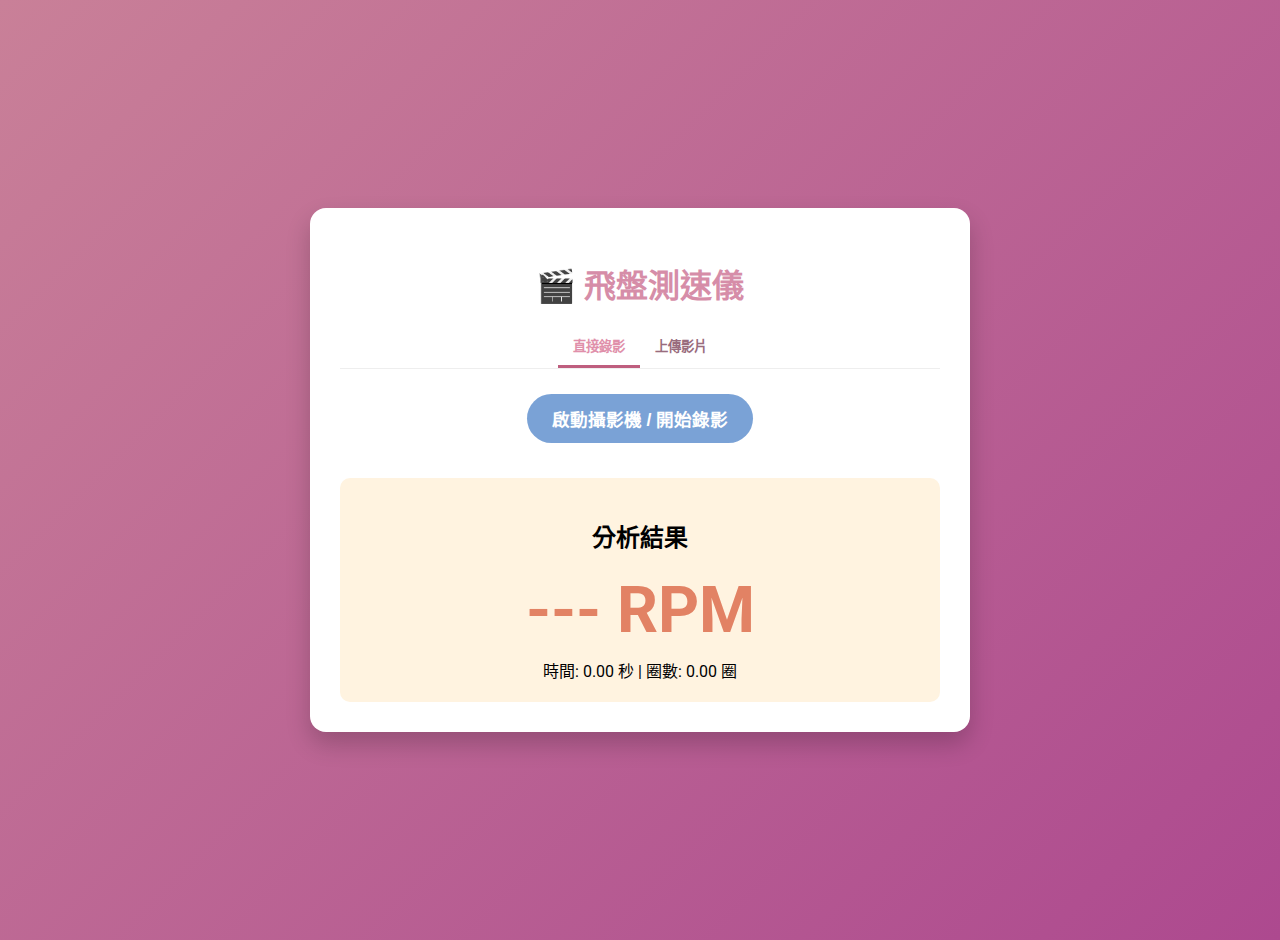
<file: index.html>
<!DOCTYPE html>
<html lang="zh-TW">

<head>
    <meta charset="UTF-8">
    <meta name="viewport" content="width=device-width, initial-scale=1.0">
    <title>飛盤測速：錄影與分析</title>
    <link href="https://fonts.googleapis.com/css2?family=Roboto:wght@400;700&display=swap" rel="stylesheet">
    <style>
        /* --- App 視覺風格 (粉色漸層主題) --- */
        body {
            font-family: 'Roboto', sans-serif;
            margin: 0;
            background: linear-gradient(135deg, #c98098 0%, #ad498f 100%);
            display: flex;
            justify-content: center;
            align-items: center;
            min-height: 100vh;
            padding: 20px;
        }

        .app-card {
            background-color: white;
            width: 100%;
            max-width: 600px;
            /* 增加寬度以容納影片預覽 */
            border-radius: 16px;
            box-shadow: 0 12px 24px rgba(0, 0, 0, 0.2);
            padding: 30px;
            text-align: center;
        }

        h1 {
            color: #d68da8;
            margin-bottom: 20px;
        }

        /* 錄影與上傳 Tab 切換 */
        .tab-controls {
            display: flex;
            justify-content: center;
            margin-bottom: 20px;
            border-bottom: 1px solid #eee;
        }

        .tab-button {
            padding: 10px 15px;
            cursor: pointer;
            font-weight: 700;
            color: #996c7d;
            border: none;
            background: transparent;
            transition: background-color 0.3s;
            border-bottom: 3px solid transparent;
        }

        .tab-button.active {
            color: #e08faa;
            border-bottom: 3px solid #be5e7e;
        }

        /* 影片預覽區 */
        #videoPreview {
            width: 100%;
            max-height: 300px;
            background-color: #333;
            border-radius: 8px;
            display: none;
            /* 預設隱藏 */
            margin-bottom: 15px;
        }

        /* 錄影控制按鈕 */
        .recorder-controls button {
            padding: 10px 20px;
            margin: 5px;
            border: none;
            border-radius: 50px;
            font-weight: 700;
            cursor: pointer;
            transition: background-color 0.3s;
        }

        /* 錄影模式 */
        #startRecord {
            background-color: #7aa2d6;
            /* 綠色 */
            color: white;
            padding: 12px 25px;
            border: none;
            border-radius: 50px;
            font-size: 1.1em;
            font-weight: 700;
        }

        #stopRecord {
            background-color: #da5c53;
            /* 紅色 */
            color: white;
            display: none;
        }

        /* 檔案上傳模擬區塊 */
        .upload-section {
            border: 2px dashed #FFCDD2;
            padding: 20px;
            border-radius: 10px;
            cursor: pointer;
            margin-bottom: 20px;
        }

        /* 開始分析上傳影片 */
        .analysis-button {
            background-color: #7aa2d6;
            color: white;
            padding: 12px 25px;
            border: none;
            border-radius: 50px;
            font-size: 1.1em;
            font-weight: 700;
            cursor: pointer;
            margin-top: 15px;
            box-shadow: 0 4px 8px rgba(0, 0, 0, 0.1);
        }

        /* 結果顯示 */
        .result-display {
            padding: 20px;
            background-color: #FFF3E0;
            border-radius: 10px;
            margin-top: 30px;
        }

        #resultRPM {
            font-size: 4em;
            font-weight: 700;
            color: #e28264;
            margin: 10px 0;
        }
    </style>
</head>

<body>

    <div class="app-card">
        <h1>🎬 飛盤測速儀</h1>

        <div class="tab-controls">
            <button class="tab-button active" onclick="showTab('record')">直接錄影</button>
            <button class="tab-button" onclick="showTab('upload')">上傳影片</button>
        </div>

        <div id="recordTab" class="tab-content">
            <video id="videoPreview" autoplay playsinline muted></video>

            <div class="recorder-controls">
                <button id="startRecord" onclick="startRecording()">啟動攝影機 / 開始錄影</button>
                <button id="stopRecord" onclick="stopRecording()">停止錄影</button>
            </div>

            <button class="analysis-button" id="recordAnalysisButton" style="display: none;"
                onclick="startAnalysis()">分析錄製影片 (模擬)</button>
        </div>

        <div id="uploadTab" class="tab-content" style="display: none;">
            <div class="upload-section" onclick="document.getElementById('videoFile').click()">
                <input type="file" id="videoFile" accept="video/mp4" style="display: none;">
                <span id="uploadText">點擊此處選擇影片 (.mp4)</span>
            </div>
            <button class="analysis-button" onclick="startAnalysis()">開始分析上傳影片</button>
        </div>

        <div class="result-display">
            <h2>分析結果</h2>
            <div id="resultRPM">--- RPM</div>
            <div class="info-label">
                <span id="resultTime">時間: 0.00 秒</span> |
                <span id="resultRotations">圈數: 0.00 圈</span>
            </div>
        </div>
    </div>

    <script>
        let mediaRecorder;
        let recordedChunks = [];
        let stream;
        const videoPreview = document.getElementById('videoPreview');
        const startRecordButton = document.getElementById('startRecord');
        const stopRecordButton = document.getElementById('stopRecord');
        const recordAnalysisButton = document.getElementById('recordAnalysisButton');

        // --- 頁面 Tab 切換邏輯 ---
        function showTab(tabId) {
            document.querySelectorAll('.tab-content').forEach(tab => {
                tab.style.display = 'none';
            });
            document.querySelectorAll('.tab-button').forEach(btn => {
                btn.classList.remove('active');
            });

            document.getElementById(tabId + 'Tab').style.display = 'block';
            document.querySelector(`.tab-controls button[onclick*="${tabId}"]`).classList.add('active');

            // 切換頁面時，停止錄影和攝影機
            if (stream) {
                stream.getTracks().forEach(track => track.stop());
                videoPreview.style.display = 'none';
                startRecordButton.textContent = '啟動攝影機 / 開始錄影';
                stopRecordButton.style.display = 'none';
            }
        }

        // --- 錄影功能 ---

        async function startRecording() {
            if (!stream) {
                // 首次點擊：啟動攝影機
                try {
                    // 請求存取攝影機和麥克風（雖然只用攝影機）
                    stream = await navigator.mediaDevices.getUserMedia({ video: true, audio: false });
                    videoPreview.srcObject = stream;
                    videoPreview.style.display = 'block';
                    startRecordButton.textContent = '開始錄影';

                } catch (err) {
                    console.error("無法存取攝影機:", err);
                    alert("無法存取攝影機。請確保您使用 HTTPS 或 localhost，並授權瀏覽器權限。");
                    return;
                }
            }

            // 開始錄影
            recordedChunks = [];
            mediaRecorder = new MediaRecorder(stream);

            mediaRecorder.ondataavailable = event => {
                if (event.data.size > 0) {
                    recordedChunks.push(event.data);
                }
            };

            mediaRecorder.onstop = () => {
                // 錄影停止後，將影片下載下來 (因為不能直接上傳到模擬後端)
                const blob = new Blob(recordedChunks, { type: 'video/mp4' });
                const url = URL.createObjectURL(blob);

                // 顯示分析按鈕
                recordAnalysisButton.style.display = 'block';
                recordAnalysisButton.onclick = () => {
                    // 這裡應該將 blob 上傳到伺服器，但我們在前端模擬
                    startAnalysis(true, url); // true 表示來自錄影
                };

                // 為了讓使用者看到錄製的內容
                videoPreview.srcObject = null;
                videoPreview.src = url;
                videoPreview.muted = false; // 播放時不靜音
                videoPreview.controls = true; // 顯示播放控制條

                // 停止攝影機軌道，釋放資源
                stream.getTracks().forEach(track => track.stop());
                stream = null;
                startRecordButton.textContent = '啟動攝影機 / 開始錄影';
            };

            mediaRecorder.start();
            startRecordButton.style.display = 'none';
            stopRecordButton.style.display = 'block';
            recordAnalysisButton.style.display = 'none';

            console.log("開始錄影...");
        }

        function stopRecording() {
            if (mediaRecorder && mediaRecorder.state !== 'inactive') {
                mediaRecorder.stop();
                startRecordButton.style.display = 'block';
                stopRecordButton.style.display = 'none';
                console.log("停止錄影。");
            }
        }

        // --- 影片上傳處理 ---
        document.getElementById('videoFile').addEventListener('change', function (e) {
            const uploadText = document.getElementById('uploadText');
            if (e.target.files.length > 0) {
                uploadText.textContent = '已選擇檔案: ' + e.target.files[0].name;
                uploadText.style.color = '#00796B';

                // 顯示上傳影片預覽
                const fileURL = URL.createObjectURL(e.target.files[0]);
                videoPreview.src = fileURL;
                videoPreview.srcObject = null;
                videoPreview.controls = true;
                videoPreview.style.display = 'block';
                videoPreview.muted = true;

            } else {
                uploadText.textContent = '點擊此處選擇影片 (.mp4)';
                uploadText.style.color = '#333';
                videoPreview.style.display = 'none';
            }
        });

        /**
         * 模擬分析過程
         */
        function startAnalysis(fromRecording = false, videoUrl = null) {
            // 檢查是否有影片
            const uploadFile = document.getElementById('videoFile').files[0];
            if (!fromRecording && !uploadFile) {
                alert("請先選擇或錄製一個影片檔案！");
                return;
            }

            // 顯示分析中狀態
            document.getElementById('resultRPM').textContent = "分析中...";
            document.getElementById('resultRPM').style.color = '#777';

            // 使用 setTimeout 模擬後端處理時間
            setTimeout(() => {
                // 模擬分析結果
                const simulatedRPM = Math.floor(Math.random() * (1200 - 600 + 1)) + 600;
                const simulatedTime = (Math.random() * (5 - 2) + 2).toFixed(2);
                const simulatedRotations = ((simulatedRPM / 60) * simulatedTime);

                // 更新結果顯示
                document.getElementById('resultRPM').textContent = simulatedRPM.toFixed(2) + " RPM";
                document.getElementById('resultRPM').style.color = '#FF5722';
                document.getElementById('resultTime').textContent = `時間: ${simulatedTime} 秒`;
                document.getElementById('resultRotations').textContent = `圈數: ${simulatedRotations.toFixed(2)} 圈`;

                alert(`分析完成！測速結果：${simulatedRPM.toFixed(2)} RPM`);
            }, 3000); // 模擬 3 秒延遲
        }

        // 預設載入時顯示錄影頁面
        document.addEventListener('DOMContentLoaded', () => showTab('record'));
    </script>

</body>

</html>
</file>
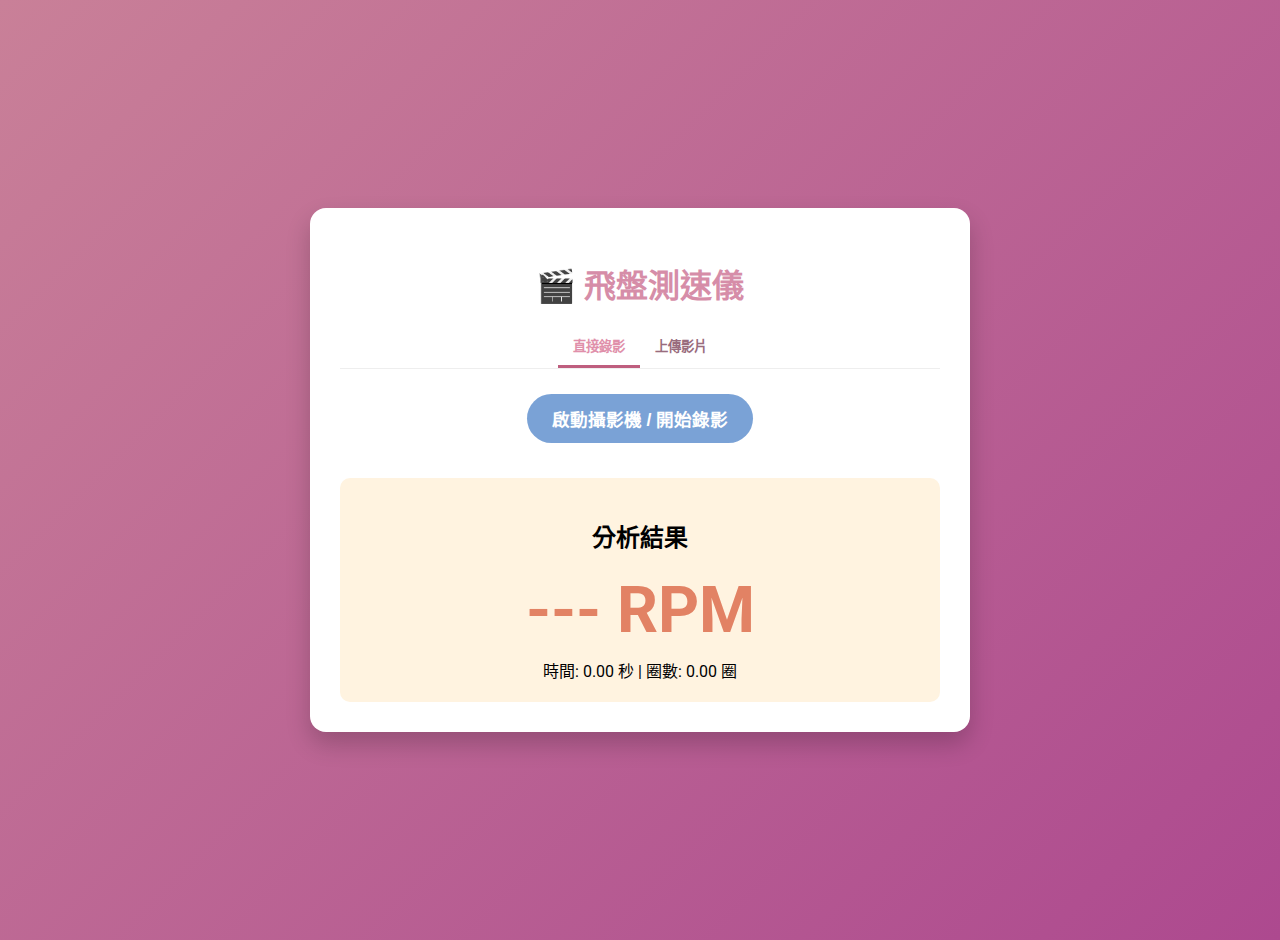
<file: successful.html>
<!DOCTYPE html>
<html lang="zh-TW">

<head>
    <meta charset="UTF-8">
    <meta name="viewport" content="width=device-width, initial-scale=1.0">
    <title>飛盤測速：錄影與分析</title>
    <link href="https://fonts.googleapis.com/css2?family=Roboto:wght@400;700&display=swap" rel="stylesheet">
    <style>
        /* --- App 視覺風格 (粉色漸層主題) --- */
        body {
            font-family: 'Roboto', sans-serif;
            margin: 0;
            background: linear-gradient(135deg, #c98098 0%, #ad498f 100%);
            display: flex;
            justify-content: center;
            align-items: center;
            min-height: 100vh;
            padding: 20px;
        }

        .app-card {
            background-color: white;
            width: 100%;
            max-width: 600px;
            /* 增加寬度以容納影片預覽 */
            border-radius: 16px;
            box-shadow: 0 12px 24px rgba(0, 0, 0, 0.2);
            padding: 30px;
            text-align: center;
        }

        h1 {
            color: #d68da8;
            margin-bottom: 20px;
        }

        /* 錄影與上傳 Tab 切換 */
        .tab-controls {
            display: flex;
            justify-content: center;
            margin-bottom: 20px;
            border-bottom: 1px solid #eee;
        }

        .tab-button {
            padding: 10px 15px;
            cursor: pointer;
            font-weight: 700;
            color: #996c7d;
            border: none;
            background: transparent;
            transition: background-color 0.3s;
            border-bottom: 3px solid transparent;
        }

        .tab-button.active {
            color: #e08faa;
            border-bottom: 3px solid #be5e7e;
        }

        /* 影片預覽區 */
        #videoPreview {
            width: 100%;
            max-height: 300px;
            background-color: #333;
            border-radius: 8px;
            display: none;
            /* 預設隱藏 */
            margin-bottom: 15px;
        }

        /* 錄影控制按鈕 */
        .recorder-controls button {
            padding: 10px 20px;
            margin: 5px;
            border: none;
            border-radius: 50px;
            font-weight: 700;
            cursor: pointer;
            transition: background-color 0.3s;
        }

        /* 錄影模式 */
        #startRecord {
            background-color: #7aa2d6;
            /* 綠色 */
            color: white;
            padding: 12px 25px;
            border: none;
            border-radius: 50px;
            font-size: 1.1em;
            font-weight: 700;
        }

        #stopRecord {
            background-color: #da5c53;
            /* 紅色 */
            color: white;
            display: none;
        }

        /* 檔案上傳模擬區塊 */
        .upload-section {
            border: 2px dashed #FFCDD2;
            padding: 20px;
            border-radius: 10px;
            cursor: pointer;
            margin-bottom: 20px;
        }

        /* 開始分析上傳影片 */
        .analysis-button {
            background-color: #7aa2d6;
            color: white;
            padding: 12px 25px;
            border: none;
            border-radius: 50px;
            font-size: 1.1em;
            font-weight: 700;
            cursor: pointer;
            margin-top: 15px;
            box-shadow: 0 4px 8px rgba(0, 0, 0, 0.1);
        }

        /* 結果顯示 */
        .result-display {
            padding: 20px;
            background-color: #FFF3E0;
            border-radius: 10px;
            margin-top: 30px;
        }

        #resultRPM {
            font-size: 4em;
            font-weight: 700;
            color: #e28264;
            margin: 10px 0;
        }
    </style>
</head>

<body>

    <div class="app-card">
        <h1>🎬 飛盤測速儀</h1>

        <div class="tab-controls">
            <button class="tab-button active" onclick="showTab('record')">直接錄影</button>
            <button class="tab-button" onclick="showTab('upload')">上傳影片</button>
        </div>

        <div id="recordTab" class="tab-content">
            <video id="videoPreview" autoplay playsinline muted></video>

            <div class="recorder-controls">
                <button id="startRecord" onclick="startRecording()">啟動攝影機 / 開始錄影</button>
                <button id="stopRecord" onclick="stopRecording()">停止錄影</button>
            </div>

            <button class="analysis-button" id="recordAnalysisButton" style="display: none;"
                onclick="startAnalysis()">分析錄製影片 (模擬)</button>
        </div>

        <div id="uploadTab" class="tab-content" style="display: none;">
            <div class="upload-section" onclick="document.getElementById('videoFile').click()">
                <input type="file" id="videoFile" accept="video/mp4" style="display: none;">
                <span id="uploadText">點擊此處選擇影片 (.mp4)</span>
            </div>
            <button class="analysis-button" onclick="startAnalysis()">開始分析上傳影片</button>
        </div>

        <div class="result-display">
            <h2>分析結果</h2>
            <div id="resultRPM">--- RPM</div>
            <div class="info-label">
                <span id="resultTime">時間: 0.00 秒</span> |
                <span id="resultRotations">圈數: 0.00 圈</span>
            </div>
        </div>
    </div>

    <script>
        let mediaRecorder;
        let recordedChunks = [];
        let stream;
        const videoPreview = document.getElementById('videoPreview');
        const startRecordButton = document.getElementById('startRecord');
        const stopRecordButton = document.getElementById('stopRecord');
        const recordAnalysisButton = document.getElementById('recordAnalysisButton');

        // --- 頁面 Tab 切換邏輯 ---
        function showTab(tabId) {
            document.querySelectorAll('.tab-content').forEach(tab => {
                tab.style.display = 'none';
            });
            document.querySelectorAll('.tab-button').forEach(btn => {
                btn.classList.remove('active');
            });

            document.getElementById(tabId + 'Tab').style.display = 'block';
            document.querySelector(`.tab-controls button[onclick*="${tabId}"]`).classList.add('active');

            // 切換頁面時，停止錄影和攝影機
            if (stream) {
                stream.getTracks().forEach(track => track.stop());
                videoPreview.style.display = 'none';
                startRecordButton.textContent = '啟動攝影機 / 開始錄影';
                stopRecordButton.style.display = 'none';
            }
        }

        // --- 錄影功能 ---

        async function startRecording() {
            if (!stream) {
                // 首次點擊：啟動攝影機
                try {
                    // 請求存取攝影機和麥克風（雖然只用攝影機）
                    stream = await navigator.mediaDevices.getUserMedia({ video: true, audio: false });
                    videoPreview.srcObject = stream;
                    videoPreview.style.display = 'block';
                    startRecordButton.textContent = '開始錄影';

                } catch (err) {
                    console.error("無法存取攝影機:", err);
                    alert("無法存取攝影機。請確保您使用 HTTPS 或 localhost，並授權瀏覽器權限。");
                    return;
                }
            }

            // 開始錄影
            recordedChunks = [];
            mediaRecorder = new MediaRecorder(stream);

            mediaRecorder.ondataavailable = event => {
                if (event.data.size > 0) {
                    recordedChunks.push(event.data);
                }
            };

            mediaRecorder.onstop = () => {
                // 錄影停止後，將影片下載下來 (因為不能直接上傳到模擬後端)
                const blob = new Blob(recordedChunks, { type: 'video/mp4' });
                const url = URL.createObjectURL(blob);

                // 顯示分析按鈕
                recordAnalysisButton.style.display = 'block';
                recordAnalysisButton.onclick = () => {
                    // 這裡應該將 blob 上傳到伺服器，但我們在前端模擬
                    startAnalysis(true, url); // true 表示來自錄影
                };

                // 為了讓使用者看到錄製的內容
                videoPreview.srcObject = null;
                videoPreview.src = url;
                videoPreview.muted = false; // 播放時不靜音
                videoPreview.controls = true; // 顯示播放控制條

                // 停止攝影機軌道，釋放資源
                stream.getTracks().forEach(track => track.stop());
                stream = null;
                startRecordButton.textContent = '啟動攝影機 / 開始錄影';
            };

            mediaRecorder.start();
            startRecordButton.style.display = 'none';
            stopRecordButton.style.display = 'block';
            recordAnalysisButton.style.display = 'none';

            console.log("開始錄影...");
        }

        function stopRecording() {
            if (mediaRecorder && mediaRecorder.state !== 'inactive') {
                mediaRecorder.stop();
                startRecordButton.style.display = 'block';
                stopRecordButton.style.display = 'none';
                console.log("停止錄影。");
            }
        }

        // --- 影片上傳處理 ---
        document.getElementById('videoFile').addEventListener('change', function (e) {
            const uploadText = document.getElementById('uploadText');
            if (e.target.files.length > 0) {
                uploadText.textContent = '已選擇檔案: ' + e.target.files[0].name;
                uploadText.style.color = '#00796B';

                // 顯示上傳影片預覽
                const fileURL = URL.createObjectURL(e.target.files[0]);
                videoPreview.src = fileURL;
                videoPreview.srcObject = null;
                videoPreview.controls = true;
                videoPreview.style.display = 'block';
                videoPreview.muted = true;

            } else {
                uploadText.textContent = '點擊此處選擇影片 (.mp4)';
                uploadText.style.color = '#333';
                videoPreview.style.display = 'none';
            }
        });

        /**
         * 模擬分析過程
         */
        function startAnalysis(fromRecording = false, videoUrl = null) {
            // 檢查是否有影片
            const uploadFile = document.getElementById('videoFile').files[0];
            if (!fromRecording && !uploadFile) {
                alert("請先選擇或錄製一個影片檔案！");
                return;
            }

            // 顯示分析中狀態
            document.getElementById('resultRPM').textContent = "分析中...";
            document.getElementById('resultRPM').style.color = '#777';

            // 使用 setTimeout 模擬後端處理時間
            setTimeout(() => {
                // 模擬分析結果
                const simulatedRPM = Math.floor(Math.random() * (1200 - 600 + 1)) + 600;
                const simulatedTime = (Math.random() * (5 - 2) + 2).toFixed(2);
                const simulatedRotations = ((simulatedRPM / 60) * simulatedTime);

                // 更新結果顯示
                document.getElementById('resultRPM').textContent = simulatedRPM.toFixed(2) + " RPM";
                document.getElementById('resultRPM').style.color = '#FF5722';
                document.getElementById('resultTime').textContent = `時間: ${simulatedTime} 秒`;
                document.getElementById('resultRotations').textContent = `圈數: ${simulatedRotations.toFixed(2)} 圈`;

                alert(`分析完成！測速結果：${simulatedRPM.toFixed(2)} RPM`);
            }, 3000); // 模擬 3 秒延遲
        }

        // 預設載入時顯示錄影頁面
        document.addEventListener('DOMContentLoaded', () => showTab('record'));
    </script>

</body>

</html>
</file>
